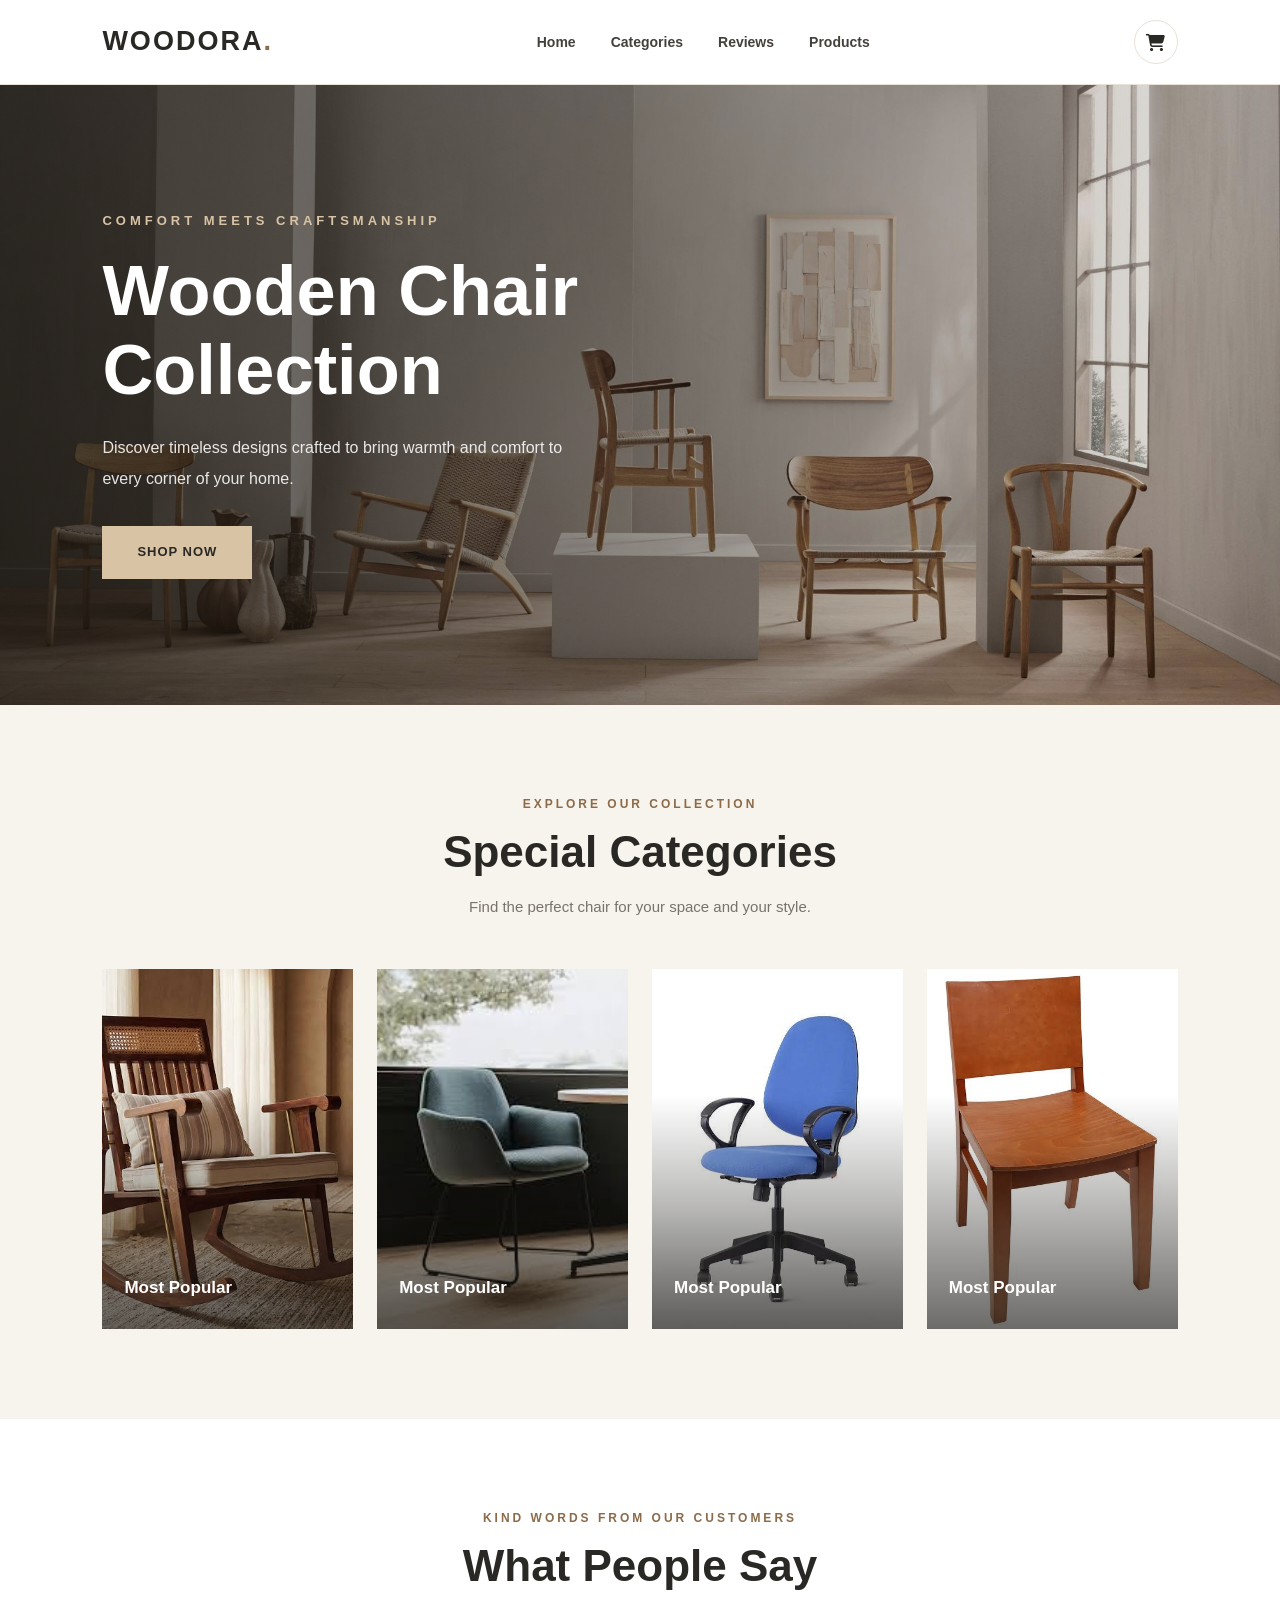
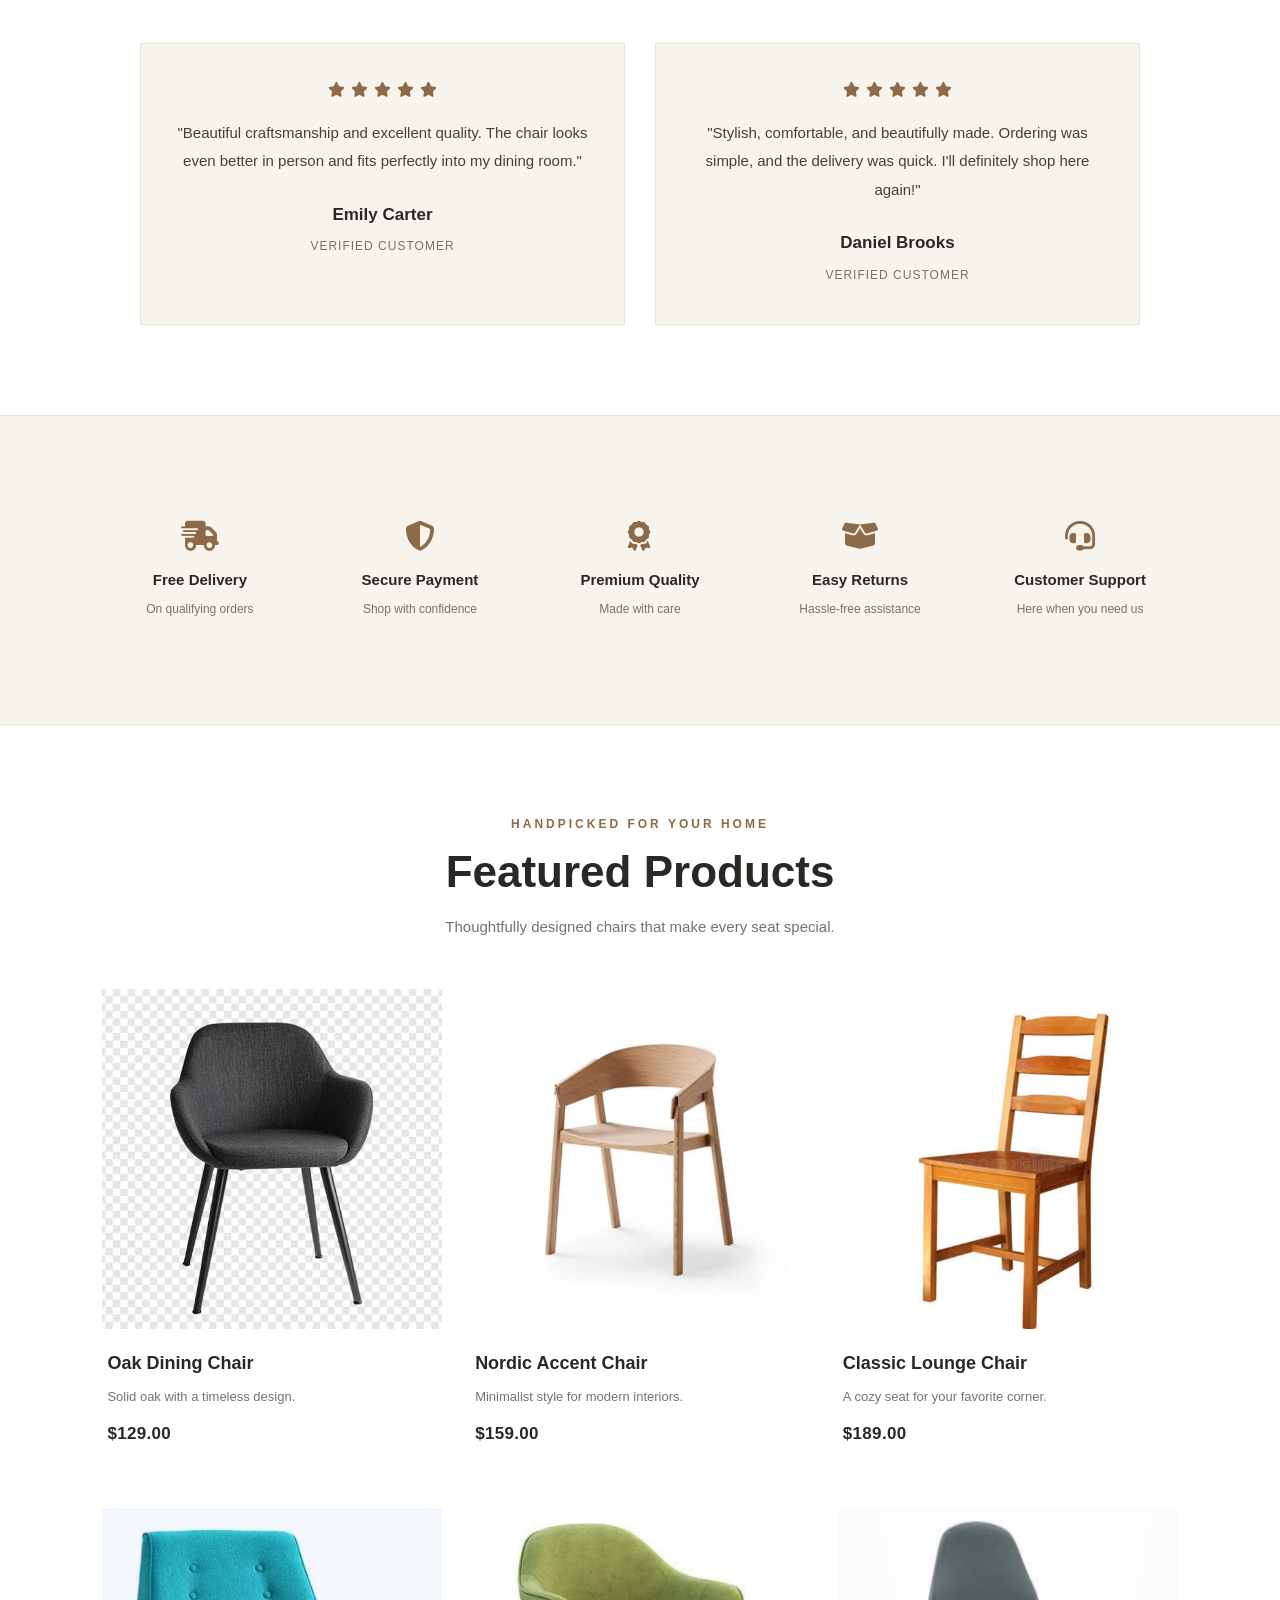
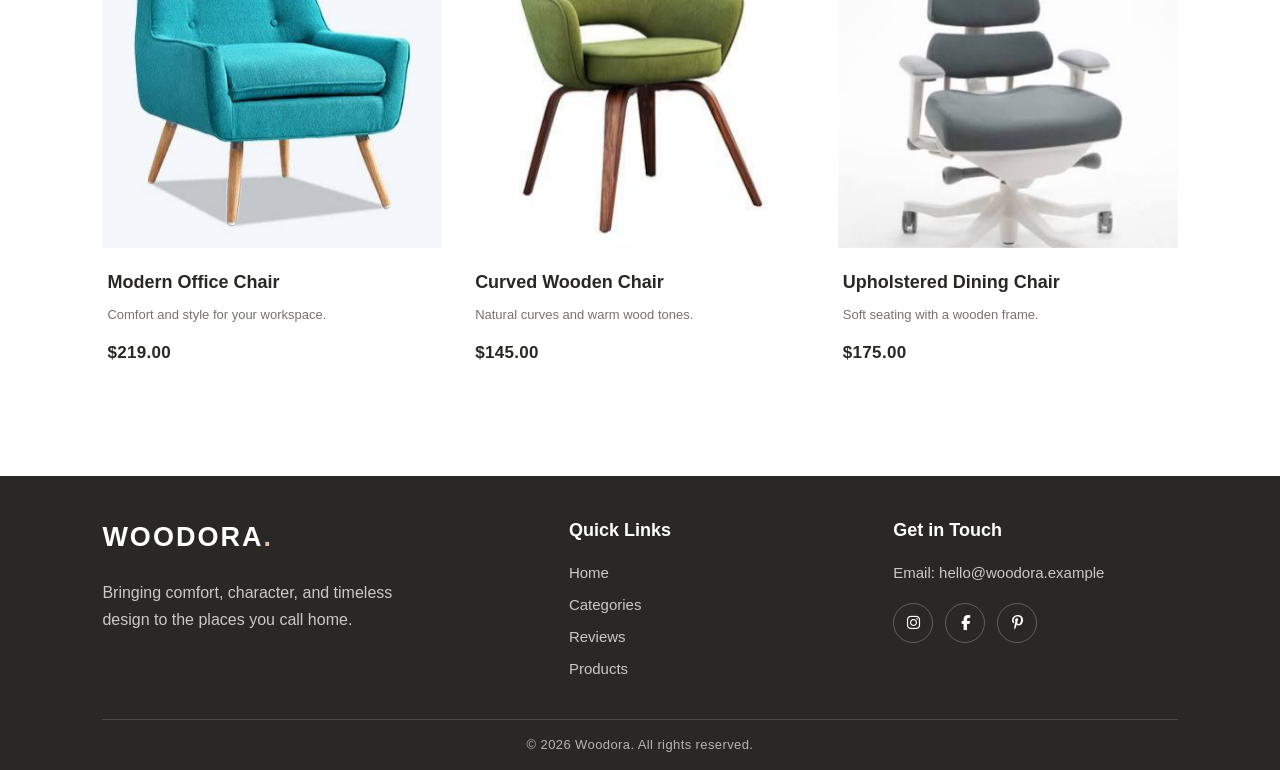
<file: index.html>
<!DOCTYPE html>
<html lang="en">
<head>
    <meta charset="UTF-8">
    <meta name="viewport" content="width=device-width, initial-scale=1.0">
    <title>Woodora | Wooden Chair Collection</title>

    <link rel="stylesheet" href="https://cdnjs.cloudflare.com/ajax/libs/font-awesome/6.5.2/css/all.min.css">
    <link rel="stylesheet" href="style.css">
</head>

<body>
    <!-- header -->
    <header class="header" id="home">

        <a href="#home" class="logo">WOODORA<span>.</span></a>
        <nav class="navbar">
            <a href="#home">Home</a>
            <a href="#categories">Categories</a>
            <a href="#reviews">Reviews</a>
            <a href="#products">Products</a>
        </nav>
        <a href="#products" class="cart-icon" aria-label="Shopping cart">
            <i class="fa-solid fa-cart-shopping"></i>
        </a>

    </header>

    <main>
        <!-- hero -->
        <section class="hero" id="hero">

            <div class="hero-content">
                <p class="hero-subtitle">COMFORT MEETS CRAFTSMANSHIP</p>
                <h1>Wooden Chair Collection</h1>
                <p class="hero-description">
                    Discover timeless designs crafted to bring warmth
                    and comfort to every corner of your home.
                </p>
                <a href="#products" class="btn">Shop Now</a>
            </div>

        </section>

        <!-- special categories -->
        <section class="categories section-padding" id="categories">

            <div class="section-heading">
                <p class="section-subtitle">EXPLORE OUR COLLECTION</p>
                <h2>Special Categories</h2>
                <p>Find the perfect chair for your space and your style.</p>
            </div>

            <div class="categories-container">
                <a href="#products" class="category-card">
                    <img src="images/category-1.jpg" alt="Wooden dining chair">
                    <div class="category-content">
                        <h3>Most Popular</h3>
                        <span class="category-arrow">
                            <i class="fa-solid fa-arrow-right"></i>
                        </span>
                    </div>
                </a>
                <a href="#products" class="category-card">
                    <img src="images/category-2.jpg" alt="Modern accent chair">
                    <div class="category-content">
                        <h3>Most Popular</h3>
                        <span class="category-arrow">
                            <i class="fa-solid fa-arrow-right"></i>
                        </span>
                    </div>
                </a>
                <a href="#products" class="category-card">
                    <img src="images/category-3.jpg" alt="Elegant lounge chair">
                    <div class="category-content">
                        <h3>Most Popular</h3>
                        <span class="category-arrow">
                            <i class="fa-solid fa-arrow-right"></i>
                        </span>
                    </div>
                </a>
                <a href="#products" class="category-card">
                    <img src="images/category-4.jpg" alt="Classic wooden chair">
                    <div class="category-content">
                        <h3>Most Popular</h3>
                        <span class="category-arrow">
                            <i class="fa-solid fa-arrow-right"></i>
                        </span>
                    </div>
                </a>
            </div>

        </section>

        <!-- reviews -->
        <section class="reviews section-padding" id="reviews">

            <div class="section-heading">
                <p class="section-subtitle">KIND WORDS FROM OUR CUSTOMERS</p>
                <h2>What People Say</h2>
            </div>
            <div class="reviews-container">

                <div class="review-card">
                    <div class="review-stars" aria-label="5 out of 5 stars">
                        <i class="fa-solid fa-star"></i>
                        <i class="fa-solid fa-star"></i>
                        <i class="fa-solid fa-star"></i>
                        <i class="fa-solid fa-star"></i>
                        <i class="fa-solid fa-star"></i>
                    </div>
                    <p class="review-text">
                        "Beautiful craftsmanship and excellent quality.
                        The chair looks even better in person and fits
                        perfectly into my dining room."
                    </p>
                    <h3>Emily Carter</h3>
                    <span class="review-role">Verified Customer</span>
                </div>

                <div class="review-card">
                    <div class="review-stars" aria-label="5 out of 5 stars">
                        <i class="fa-solid fa-star"></i>
                        <i class="fa-solid fa-star"></i>
                        <i class="fa-solid fa-star"></i>
                        <i class="fa-solid fa-star"></i>
                        <i class="fa-solid fa-star"></i>
                    </div>
                    <p class="review-text">
                        "Stylish, comfortable, and beautifully made.
                        Ordering was simple, and the delivery was quick.
                        I'll definitely shop here again!"
                    </p>
                    <h3>Daniel Brooks</h3>
                    <span class="review-role">Verified Customer</span>
                </div>

            </div>

        </section>

        <!-- benefits -->
        <section class="benefits section-padding" id="benefits">

            <div class="benefit-item">
                <i class="fa-solid fa-truck-fast benefit-icon"></i>
                <h3>Free Delivery</h3>
                <p>On qualifying orders</p>
            </div>
            <div class="benefit-item">
                <i class="fa-solid fa-shield-halved benefit-icon"></i>
                <h3>Secure Payment</h3>
                <p>Shop with confidence</p>
            </div>
            <div class="benefit-item">
                <i class="fa-solid fa-award benefit-icon"></i>
                <h3>Premium Quality</h3>
                <p>Made with care</p>
            </div>
            <div class="benefit-item">
                <i class="fa-solid fa-box-open benefit-icon"></i>
                <h3>Easy Returns</h3>
                <p>Hassle-free assistance</p>
            </div>
            <div class="benefit-item">
                <i class="fa-solid fa-headset benefit-icon"></i>
                <h3>Customer Support</h3>
                <p>Here when you need us</p>
            </div>

        </section>

        <!-- products -->
        <section class="products section-padding" id="products">

            <div class="section-heading">
                <p class="section-subtitle">HANDPICKED FOR YOUR HOME</p>
                <h2>Featured Products</h2>
                <p>Thoughtfully designed chairs that make every seat special.</p>
            </div>
            <div class="products-container">

                <div class="product-card">
                    <div class="product-image">
                        <img src="images/product-1.jpg" alt="Oak dining chair">
                        <div class="product-actions">
                            <a href="#product-1" aria-label="View Oak Dining Chair details">
                                <i class="fa-solid fa-eye"></i>
                            </a>
                            <a href="#product-1" aria-label="More about Oak Dining Chair">
                                <i class="fa-solid fa-arrow-up-right-from-square"></i>
                            </a>
                        </div>
                    </div>
                    <div class="product-info" id="product-1">
                        <h3>Oak Dining Chair</h3>
                        <p>Solid oak with a timeless design.</p>
                        <span class="product-price">$129.00</span>
                    </div>
                </div>
                <div class="product-card">
                    <div class="product-image">
                        <img src="images/product-2.jpg" alt="Nordic accent chair">
                        <div class="product-actions">
                            <a href="#product-2" aria-label="View Nordic Accent Chair details">
                                <i class="fa-solid fa-eye"></i>
                            </a>
                            <a href="#product-2" aria-label="More about Nordic Accent Chair">
                                <i class="fa-solid fa-arrow-up-right-from-square"></i>
                            </a>
                        </div>
                    </div>
                    <div class="product-info" id="product-2">
                        <h3>Nordic Accent Chair</h3>
                        <p>Minimalist style for modern interiors.</p>
                        <span class="product-price">$159.00</span>
                    </div>
                </div>

                <div class="product-card">
                    <div class="product-image">
                        <img src="images/product-3.jpg" alt="Classic lounge chair">
                        <div class="product-actions">
                            <a href="#product-3" aria-label="View Classic Lounge Chair details">
                                <i class="fa-solid fa-eye"></i>
                            </a>
                            <a href="#product-3" aria-label="More about Classic Lounge Chair">
                                <i class="fa-solid fa-arrow-up-right-from-square"></i>
                            </a>
                        </div>
                    </div>
                    <div class="product-info" id="product-3">
                        <h3>Classic Lounge Chair</h3>
                        <p>A cozy seat for your favorite corner.</p>
                        <span class="product-price">$189.00</span>
                    </div>
                </div>

                <div class="product-card">
                    <div class="product-image">
                        <img src="images/product-4.jpg" alt="Modern office chair">
                        <div class="product-actions">
                            <a href="#product-4" aria-label="View Modern Office Chair details">
                                <i class="fa-solid fa-eye"></i>
                            </a>
                            <a href="#product-4" aria-label="More about Modern Office Chair">
                                <i class="fa-solid fa-arrow-up-right-from-square"></i>
                            </a>
                        </div>
                    </div>
                    <div class="product-info" id="product-4">
                        <h3>Modern Office Chair</h3>
                        <p>Comfort and style for your workspace.</p>
                        <span class="product-price">$219.00</span>
                    </div>
                </div>

                <div class="product-card">
                    <div class="product-image">
                        <img src="images/product-5.jpg" alt="Curved wooden chair">
                        <div class="product-actions">
                            <a href="#product-5" aria-label="View Curved Wooden Chair details">
                                <i class="fa-solid fa-eye"></i>
                            </a>
                            <a href="#product-5" aria-label="More about Curved Wooden Chair">
                                <i class="fa-solid fa-arrow-up-right-from-square"></i>
                            </a>
                        </div>
                    </div>
                    <div class="product-info" id="product-5">
                        <h3>Curved Wooden Chair</h3>
                        <p>Natural curves and warm wood tones.</p>
                        <span class="product-price">$145.00</span>
                    </div>
                </div>

                <div class="product-card">
                    <div class="product-image">
                        <img src="images/product-6.jpg" alt="Upholstered dining chair">
                        <div class="product-actions">
                            <a href="#product-6" aria-label="View Upholstered Dining Chair details">
                                <i class="fa-solid fa-eye"></i>
                            </a>
                            <a href="#product-6" aria-label="More about Upholstered Dining Chair">
                                <i class="fa-solid fa-arrow-up-right-from-square"></i>
                            </a>
                        </div>
                    </div>
                    <div class="product-info" id="product-6">
                        <h3>Upholstered Dining Chair</h3>
                        <p>Soft seating with a wooden frame.</p>
                        <span class="product-price">$175.00</span>
                    </div>
                </div>

            </div>

        </section>

    </main>

    <!-- footer -->
    <footer class="footer">

        <div class="footer-content">
            <div class="footer-brand">
                <a href="#home" class="logo">WOODORA<span>.</span></a>
                <p>
                    Bringing comfort, character, and timeless design
                    to the places you call home.
                </p>
            </div>

            <div class="footer-links">
                <h3>Quick Links</h3>
                <a href="#home">Home</a>
                <a href="#categories">Categories</a>
                <a href="#reviews">Reviews</a>
                <a href="#products">Products</a>
            </div>

            <div class="footer-contact">
                <h3>Get in Touch</h3>
                <p>Email: hello@woodora.example</p>
                <div class="social-links">
                    <a href="#footer" aria-label="Instagram">
                        <i class="fa-brands fa-instagram"></i>
                    </a>
                    <a href="#footer" aria-label="Facebook">
                        <i class="fa-brands fa-facebook-f"></i>
                    </a>
                    <a href="#footer" aria-label="Pinterest">
                        <i class="fa-brands fa-pinterest-p"></i>
                    </a>
                </div>
            </div>
        </div>
        <div class="footer-bottom" id="footer">
            <p>&copy; 2026 Woodora. All rights reserved.</p>
        </div>

    </footer>

</body>
</html>
</file>
<file: style.css>
* {
    margin: 0;
    padding: 0;
    box-sizing: border-box;
}

:root {
    --cream: #F7F3ED;
    --sand: #D9C3A5;
    --wood: #8B6B4A;
    --charcoal: #292824;
    --white: #FFFFFF;
    --text: #44413B;
    --light-text: #77736C;
    --border: #E8E1D8;
    --transition: 0.3s ease;
}

html {
    scroll-behavior: smooth;
    scroll-padding-top: 90px;
}

body {
    font-family: Arial, Helvetica, sans-serif;
    background-color: var(--white);
    color: var(--text);
    line-height: 1.6;
}

a {
    text-decoration: none;
    color: inherit;
}

img {
    display: block;
    max-width: 100%;
}

button,
input {
    font: inherit;
}

ul {
    list-style: none;
}

.section-padding {
    padding: 90px 8%;
}

/* ==================== HEADER ==================== */
.header {
    width: 100%;
    min-height: 85px;
    padding: 0 8%;
    display: flex;
    align-items: center;
    justify-content: space-between;
    gap: 30px;
    background-color: var(--white);
    border-bottom: 1px solid var(--border);
    position: relative;
    z-index: 100;
}

/* LOGO */
.logo {
    font-size: 27px;
    font-weight: 800;
    letter-spacing: 2px;
    color: var(--charcoal);
    white-space: nowrap;
}

.logo span {
    color: var(--wood);
}

/* NAVIGATION */
.navbar {
    display: flex;
    align-items: center;
    justify-content: center;
    gap: 35px;
}

.navbar a {
    font-size: 14px;
    font-weight: 600;
    color: var(--text);
    position: relative;
    transition: color var(--transition);
}

/* Underline animation */
.navbar a::after {
    content: "";
    position: absolute;
    left: 0;
    bottom: -7px;
    width: 0;
    height: 2px;
    background-color: var(--wood);
    transition: width var(--transition);
}

.navbar a:hover {
    color: var(--wood);
}

.navbar a:hover::after {
    width: 100%;
}

/* CART ICON */
.cart-icon {
    width: 44px;
    height: 44px;
    display: flex;
    align-items: center;
    justify-content: center;
    border: 1px solid var(--border);
    border-radius: 50%;
    color: var(--charcoal);
    font-size: 17px;
    transition: background-color var(--transition),
                color var(--transition),
                transform var(--transition);
}

.cart-icon:hover {
    background-color: var(--charcoal);
    color: var(--white);
    transform: translateY(-3px);
}

/* ==================== HERO SECTION ==================== */
.hero {
    min-height: 620px;
    padding: 100px 8%;
    display: flex;
    align-items: center;
    position: relative;
    background-image:
        linear-gradient(
            90deg,
            rgba(25, 23, 19, 0.72) 0%,
            rgba(25, 23, 19, 0.48) 45%,
            rgba(25, 23, 19, 0.08) 100%
        ),
        url("images/hero-chair.jpg");
    background-size: cover;
    background-position: center;
    background-repeat: no-repeat;
}

/* HERO CONTENT */
.hero-content {
    max-width: 650px;
    position: relative;
    z-index: 1;
    color: var(--white);
}

.hero-subtitle {
    font-size: 13px;
    font-weight: 700;
    letter-spacing: 4px;
    margin-bottom: 20px;
    color: var(--sand);
}

.hero-content h1 {
    font-size: clamp(42px, 5.5vw, 76px);
    line-height: 1.12;
    font-weight: 700;
    margin-bottom: 24px;
    max-width: 650px;
}

.hero-description {
    font-size: 16px;
    line-height: 1.9;
    max-width: 480px;
    color: rgba(255, 255, 255, 0.88);
    margin-bottom: 32px;
}

/* SHOP NOW BUTTON */
.btn {
    display: inline-flex;
    align-items: center;
    justify-content: center;
    padding: 15px 34px;
    background-color: var(--sand);
    color: var(--charcoal);
    font-size: 13px;
    font-weight: 700;
    letter-spacing: 1px;
    text-transform: uppercase;
    border: 1px solid var(--sand);
    transition: background-color var(--transition),
                color var(--transition),
                border-color var(--transition),
                transform var(--transition);
}

.btn:hover {
    background-color: transparent;
    color: var(--white);
    border-color: var(--white);
    transform: translateY(-3px);
}

/* ==================== SECTION HEADINGS ==================== */
.section-heading {
    text-align: center;
    max-width: 650px;
    margin: 0 auto 50px;
}

.section-subtitle {
    font-size: 12px;
    font-weight: 700;
    letter-spacing: 3px;
    color: var(--wood);
    margin-bottom: 12px;
}

.section-heading h2 {
    font-size: clamp(30px, 3.5vw, 44px);
    line-height: 1.2;
    color: var(--charcoal);
    margin-bottom: 16px;
}

.section-heading > p:last-child {
    font-size: 15px;
    color: var(--light-text);
}

/* ==================== SPECIAL CATEGORIES ==================== */
.categories {
    background-color: var(--cream);
}

.categories-container {
    display: grid;
    grid-template-columns: repeat(4, minmax(0, 1fr));
    gap: 24px;
}

.category-card {
    min-width: 0;
    height: 360px;
    position: relative;
    overflow: hidden;
    background-color: var(--sand);
    display: block;
}

/* CATEGORY IMAGE */
.category-card img {
    width: 100%;
    height: 100%;
    object-fit: cover;
    transition: transform 0.6s ease;
}

/* DARK OVERLAY */
.category-card::after {
    content: "";
    position: absolute;
    inset: 0;
    background: linear-gradient(
        to top,
        rgba(25, 23, 19, 0.75),
        transparent 65%
    );
    opacity: 0.85;
    transition: opacity var(--transition);
}

/* CATEGORY TEXT */
.category-content {
    position: absolute;
    left: 22px;
    right: 22px;
    bottom: 22px;
    z-index: 2;
    display: flex;
    align-items: center;
    justify-content: space-between;
    gap: 10px;
}

.category-content h3 {
    color: var(--white);
    font-size: 17px;
    font-weight: 600;
}

/* ARROW */
.category-arrow {
    width: 38px;
    height: 38px;
    flex-shrink: 0;
    display: flex;
    align-items: center;
    justify-content: center;
    border: 1px solid var(--white);
    border-radius: 50%;
    color: var(--white);
    opacity: 0;
    transform: translateX(-12px);
    transition: opacity var(--transition),
                transform var(--transition),
                background-color var(--transition),
                color var(--transition);
}

/* HOVER EFFECTS */
.category-card:hover img {
    transform: scale(1.08);
}

.category-card:hover::after {
    opacity: 1;
}

.category-card:hover .category-arrow {
    opacity: 1;
    transform: translateX(0);
}

.category-card:hover .category-arrow:hover {
    background-color: var(--white);
    color: var(--charcoal);
}

/* KEYBOARD ACCESSIBILITY */
.category-card:focus-visible {
    outline: 3px solid var(--wood);
    outline-offset: 4px;
}

.category-card:focus-visible .category-arrow {
    opacity: 1;
    transform: translateX(0);
}

/* ==================== REVIEWS SECTION ==================== */
.reviews {
    background-color: var(--white);
}

.reviews-container {
    display: grid;
    grid-template-columns: repeat(2, minmax(0, 1fr));
    gap: 30px;
    max-width: 1000px;
    margin: 0 auto;
}

.review-card {
    padding: 38px 35px;
    background-color: var(--cream);
    border: 1px solid var(--border);
    text-align: center;
    transition: transform var(--transition),
                box-shadow var(--transition),
                border-color var(--transition);
}

.review-card:hover {
    transform: translateY(-6px);
    box-shadow: 0 15px 35px rgba(41, 40, 36, 0.08);
    border-color: var(--sand);
}

/* STAR RATINGS */
.review-stars {
    display: flex;
    justify-content: center;
    gap: 6px;
    margin-bottom: 22px;
    color: var(--wood);
    font-size: 15px;
}

/* CUSTOMER COMMENT */
.review-text {
    font-size: 15px;
    line-height: 1.9;
    color: var(--text);
    margin-bottom: 25px;
}

/* CUSTOMER DETAILS */
.review-card h3 {
    font-size: 17px;
    color: var(--charcoal);
    margin-bottom: 4px;
}

.review-role {
    font-size: 12px;
    color: var(--light-text);
    text-transform: uppercase;
    letter-spacing: 1px;
}

/* ==================== BENEFITS SECTION ==================== */
.benefits {
    display: grid;
    grid-template-columns: repeat(5, minmax(0, 1fr));
    gap: 25px;
    background-color: var(--cream);
    border-top: 1px solid var(--border);
    border-bottom: 1px solid var(--border);
}

/* INDIVIDUAL BENEFIT */
.benefit-item {
    min-width: 0;
    text-align: center;
    padding: 15px 8px;
}

/* BENEFIT ICON */
.benefit-icon {
    display: inline-block;
    font-size: 30px;
    color: var(--wood);
    margin-bottom: 18px;
    transition: color var(--transition);
}

/* BOUNCING DELIVERY ICON */
.benefit-item:hover .benefit-icon {
    animation: deliveryBounce 0.65s ease-in-out;
}

@keyframes deliveryBounce {
    0% {
        transform: translateY(0);
    }
    30% {
        transform: translateY(-13px);
    }
    50% {
        transform: translateY(0);
    }
    70% {
        transform: translateY(-6px);
    }
    100% {
        transform: translateY(0);
    }
}

/* OTHER BENEFIT ICONS */
.benefit-item:hover .benefit-icon {
    color: var(--charcoal);
}

/* BENEFIT TEXT */
.benefit-item h3 {
    font-size: 15px;
    line-height: 1.5;
    color: var(--charcoal);
    margin-bottom: 7px;
}

.benefit-item p {
    font-size: 12px;
    line-height: 1.7;
    color: var(--light-text);
}

/* ==================== FEATURED PRODUCTS ==================== */
.products {
    background-color: var(--white);
}

/* PRODUCTS GRID */
.products-container {
    display: grid;
    grid-template-columns: repeat(3, minmax(0, 1fr));
    gap: 40px 28px;
}

/* PRODUCT CARD */
.product-card {
    min-width: 0;
    background-color: var(--white);
    transition: box-shadow 0.4s ease;
}

.product-card:hover {
    box-shadow: 0 12px 30px rgba(41, 40, 36, 0.10);
}

/* PRODUCT IMAGE CONTAINER */
.product-image {
    height: 340px;
    position: relative;
    overflow: hidden;
    isolation: isolate;
    perspective: 1000px;
    background-color: var(--cream);
}

/* PRODUCT IMAGE */
.product-image img {
    width: 100%;
    height: 100%;
    object-fit: cover;
    transform: rotateY(0deg);
    transform-origin: center center;
    backface-visibility: visible;
    transition: transform 0.8s ease-in-out, filter 0.4s ease;
}

/* IMAGE HOVER EFFECT */
.product-card:hover .product-image img {
    transform: rotateY(180deg);
    filter: brightness(0.72);
}

/* PRODUCT ACTION ICONS CONTAINER */
.product-actions {
    position: absolute;
    inset: 0;
    z-index: 2;
    display: flex;
    align-items: center;
    justify-content: center;
    gap: 14px;
    opacity: 0;
    transform: translateY(12px);
    pointer-events: none;
    transition: opacity 0.3s ease,
                transform 0.3s ease;
}

/* SHOW ICONS ON HOVER */
.product-card:hover .product-actions {
    opacity: 1;
    transform: translateY(0);
    pointer-events: auto;
}

/* INDIVIDUAL ICON BUTTONS */
.product-actions a {
    width: 44px;
    height: 44px;
    display: flex;
    align-items: center;
    justify-content: center;
    border-radius: 50%;
    background-color: var(--white);
    color: var(--charcoal);
    font-size: 15px;
    opacity: 0;
    transform: translateY(12px);
    transition: opacity 0.3s ease,
                transform 0.3s ease,
                background-color 0.3s ease,
                color 0.3s ease;
}

/* ICONS APPEAR SEQUENTIALLY */
.product-card:hover .product-actions a {
    opacity: 1;
    transform: translateY(0);
}

.product-card:hover .product-actions a:nth-child(2) {
    transition-delay: 0.08s;
}

/* ICON HOVER */
.product-actions a:hover {
    background-color: var(--wood);
    color: var(--white);
    transform: translateY(-3px);
}

/* PRODUCT INFORMATION */
.product-info {
    padding: 20px 5px;
}

.product-info h3 {
    font-size: 18px;
    font-weight: 600;
    color: var(--charcoal);
    margin-bottom: 7px;
    transition: color 0.3s ease;
}

.product-card:hover .product-info h3 {
    color: var(--wood);
}

/* PRODUCT DESCRIPTION */
.product-info p {
    font-size: 13px;
    line-height: 1.8;
    color: var(--light-text);
    margin-bottom: 12px;
}

/* PRODUCT PRICE */
.product-price {
    display: inline-block;
    font-size: 17px;
    font-weight: 700;
    color: var(--charcoal);
    letter-spacing: 0.3px;
}

/* ==================== FOOTER ==================== */
.footer {
    background-color: var(--charcoal);
    color: var(--white);
    padding: 40px 8% 0;
}

.footer-content {
    display: grid;
    grid-template-columns: 1.5fr 1fr 1fr;
    gap: 40px;
    padding-bottom: 30px;
}

/* Brand column */
.footer-brand .logo {
    display: inline-block;
    color: var(--white);
    font-size: 27px;
    margin-bottom: 20px;
}

.footer-brand .logo span {
    color: var(--sand);
}

.footer-brand p {
    max-width: 320px;
    color: rgba(255, 255, 255, 0.75);
    font-size: 16px;
    line-height: 1.7;
}

.footer-links h3,
.footer-contact h3 {
    color: var(--white);
    font-size: 18px;
    margin-bottom: 16px;
    font-weight: 600;
}

/* Quick links */
.footer-links {
    display: flex;
    flex-direction: column;
    align-items: flex-start;
}

.footer-links a {
    color: rgba(255, 255, 255, 0.75);
    font-size: 15px;
    margin-bottom: 8px;
    transition: color 0.3s ease, transform 0.3s ease;
}

.footer-links a:hover {
    color: var(--sand);
    transform: translateX(5px);
}

/* Contact information */
.footer-contact p {
    color: rgba(255, 255, 255, 0.75);
    font-size: 15px;
    margin-bottom: 18px;
    overflow-wrap: anywhere;
}

/* Social media icons */
.social-links {
    display: flex;
    align-items: center;
    gap: 12px;
}

.social-links a {
    width: 40px;
    height: 40px;
    display: flex;
    align-items: center;
    justify-content: center;
    border: 1px solid rgba(255, 255, 255, 0.25);
    border-radius: 50%;
    color: var(--white);
    font-size: 15px;
    transition: background-color 0.3s ease,
                color 0.3s ease,
                border-color 0.3s ease,
                transform 0.3s ease;
}

.social-links a:hover {
    background-color: var(--sand);
    border-color: var(--sand);
    color: var(--charcoal);
    transform: translateY(-4px);
}

/* Copyright bar */
.footer-bottom {
    padding: 15px 0;
    border-top: 1px solid rgba(255, 255, 255, 0.15);
    text-align: center;
}

.footer-bottom p {
    color: rgba(255, 255, 255, 0.65);
    font-size: 13px;
    letter-spacing: 0.4px;
}

/* ==================== RESPONSIVE DESIGN ==================== */
/* ---------- TABLETS & SMALL LAPTOPS ---------- */
@media (max-width: 1024px) {

    /* General section spacing */
    .section-padding {
        padding: 70px 5%;
    }
    /* Header */
    .header {
        padding: 18px 5%;
        gap: 20px;
        flex-wrap: wrap;
    }
    .navbar {
        gap: 20px;
    }
    .navbar a {
        font-size: 13px;
    }
    .logo {
        font-size: 24px;
    }
    /* Hero */
    .hero {
        min-height: 540px;
        padding: 80px 5%;
        background-position: 60% center;
    }
    /* Categories */
    .categories-container {
        grid-template-columns: repeat(2, minmax(0, 1fr));
        gap: 20px;
    }
    .category-card {
        height: 320px;
    }
    /* Benefits */
    .benefits {
        grid-template-columns: repeat(3, minmax(0, 1fr));
        gap: 20px;
    }
    /* Products */
    .products-container {
        grid-template-columns: repeat(2, minmax(0, 1fr));
        gap: 35px 22px;
    }
    .product-image {
        height: 320px;
    }
    /* Footer */
    .footer {
        padding: 35px 5% 0;
    }
    .footer-content {
        gap: 30px;
    }
}

/* ---------- MOBILE & PORTRAIT TABLETS ---------- */
@media (max-width: 768px) {

    /* Section spacing */
    .section-padding {
        padding: 60px 5%;
    }
    .section-heading {
        margin-bottom: 35px;
    }
    .section-heading h2 {
        font-size: clamp(28px, 5vw, 36px);
    }

    /* Header: logo and cart on top, links underneath */
    .header {
        min-height: auto;
        padding: 18px 5%;
        gap: 16px;
        row-gap: 18px;
    }
    .logo {
        font-size: 23px;
        letter-spacing: 1.5px;
    }
    .navbar {
        order: 3;
        flex: 1 0 100%;
        width: 100%;
        justify-content: center;
        flex-wrap: wrap;
        gap: 12px 24px;
    }
    .navbar a {
        font-size: 13px;
    }
    .cart-icon {
        width: 40px;
        height: 40px;
        margin-left: auto;
    }

    /* Hero */
    .hero {
        min-height: 500px;
        padding: 70px 6%;
        background-position: 60% center;
    }
    .hero-content {
        max-width: 100%;
    }
    .hero-content h1 {
        font-size: clamp(38px, 7vw, 56px);
    }
    .hero-subtitle {
        font-size: 11px;
        letter-spacing: 3px;
    }
    .hero-description {
        font-size: 15px;
        max-width: 430px;
    }

    /* Categories */
    .categories-container {
        grid-template-columns: repeat(2, minmax(0, 1fr));
        gap: 16px;
    }
    .category-card {
        height: 280px;
    }
    .category-content {
        left: 14px;
        right: 14px;
        bottom: 16px;
    }
    .category-content h3 {
        font-size: 15px;
    }
    .category-arrow {
        width: 34px;
        height: 34px;
    }

    /* Reviews */
    .reviews-container {
        grid-template-columns: 1fr;
        gap: 20px;
    }
    .review-card {
        padding: 30px 24px;
    }
    .review-text {
        font-size: 14px;
    }

    /* Benefits */
    .benefits {
        grid-template-columns: repeat(2, minmax(0, 1fr));
        gap: 20px 12px;
        padding: 35px 5%;
    }
    .benefit-item {
        padding: 12px 6px;
    }
    .benefit-icon {
        font-size: 27px;
        margin-bottom: 12px;
    }
    .benefit-item h3 {
        font-size: 14px;
    }
    .benefit-item p {
        font-size: 12px;
    }

    /* Products */
    .products-container {
        grid-template-columns: repeat(2, minmax(0, 1fr));
        gap: 28px 16px;
    }
    .product-image {
        height: 280px;
    }
    .product-info {
        padding: 15px 3px;
    }
    .product-info h3 {
        font-size: 16px;
    }
    .product-info p {
        font-size: 12px;
    }
    .product-price {
        font-size: 16px;
    }
    .product-actions {
        gap: 8px;
    }
    .product-actions a {
        width: 38px;
        height: 38px;
        font-size: 14px;
    }

    /* Footer */
    .footer {
        padding: 35px 6% 0;
    }
    .footer-content {
        grid-template-columns: repeat(2, minmax(0, 1fr));
        gap: 30px 24px;
        padding-bottom: 30px;
    }
    .footer-brand {
        grid-column: 1 / -1;
    }
    .footer-brand p {
        max-width: 420px;
    }
    .footer-links h3,
    .footer-contact h3 {
        font-size: 17px;
    }
    .footer-links a,
    .footer-contact p {
        font-size: 14px;
    }
}

/* ---------- SMALL PHONES ---------- */
@media (max-width: 480px) {

    .section-padding {
        padding: 48px 5%;
    }
    .section-heading h2 {
        font-size: 28px;
    }
    .section-heading > p:last-child {
        font-size: 14px;
    }

    /* Header */
    .header {
        padding: 16px 5%;
        gap: 14px;
    }
    .logo {
        font-size: 21px;
    }
    .navbar {
        gap: 10px 18px;
    }
    .navbar a {
        font-size: 12px;
    }

    /* Hero */
    .hero {
        min-height: 460px;
        padding: 60px 6%;
        background-position: 62% center;
    }
    .hero-content h1 {
        font-size: 38px;
    }
    .hero-subtitle {
        font-size: 10px;
        letter-spacing: 2px;
    }
    .hero-description {
        font-size: 14px;
        line-height: 1.8;
    }
    .btn {
        padding: 13px 24px;
        font-size: 12px;
    }

    /* Categories */
    .categories-container {
        gap: 12px;
    }
    .category-card {
        height: 220px;
    }
    .category-content {
        left: 10px;
        right: 10px;
        bottom: 12px;
        gap: 6px;
    }
    .category-content h3 {
        font-size: 13px;
    }
    .category-arrow {
        width: 30px;
        height: 30px;
        font-size: 12px;
    }

    /* Benefits */
    .benefits {
        gap: 18px 8px;
        padding: 28px 4%;
    }
    .benefit-icon {
        font-size: 25px;
    }
    .benefit-item h3 {
        font-size: 13px;
    }
    .benefit-item p {
        font-size: 11px;
    }

    /* Products */
    .products-container {
        gap: 24px 12px;
    }
    .product-image {
        height: 210px;
    }
    .product-info h3 {
        font-size: 14px;
    }
    .product-info p {
        font-size: 11px;
        line-height: 1.6;
    }
    .product-price {
        font-size: 15px;
    }
    .product-actions {
        gap: 6px;
    }
    .product-actions a {
        width: 32px;
        height: 32px;
        font-size: 12px;
    }

    /* Footer */
    .footer-content {
        gap: 25px 16px;
    }
    .footer-brand .logo {
        font-size: 23px;
        margin-bottom: 12px;
    }
    .footer-brand p {
        font-size: 14px;
    }
    .footer-links h3,
    .footer-contact h3 {
        font-size: 15px;
        margin-bottom: 12px;
    }
    .footer-links a,
    .footer-contact p {
        font-size: 12px;
    }
    .social-links {
        gap: 8px;
    }
    .social-links a {
        width: 34px;
        height: 34px;
        font-size: 13px;
    }
    .footer-bottom {
        padding: 13px 0;
    }
    .footer-bottom p {
        font-size: 11px;
    }
}

/* ---------- ACCESSIBILITY & TOUCH DEVICES ---------- */
/* Show product actions on touchscreens without relying on hover */
@media (hover: none) {
    .product-actions {
        opacity: 1;
        transform: translateY(0);
        pointer-events: auto;
    }
    .product-actions a {
        opacity: 1;
        transform: translateY(0);
    }
    .category-arrow {
        opacity: 1;
        transform: translateX(0);
    }
}

/* Respect reduced-motion preferences */
@media (prefers-reduced-motion: reduce) {
    *,
    *::before,
    *::after {
        scroll-behavior: auto !important;
        animation-duration: 0.01ms !important;
        animation-iteration-count: 1 !important;
        transition-duration: 0.01ms !important;
    }
}
</file>
